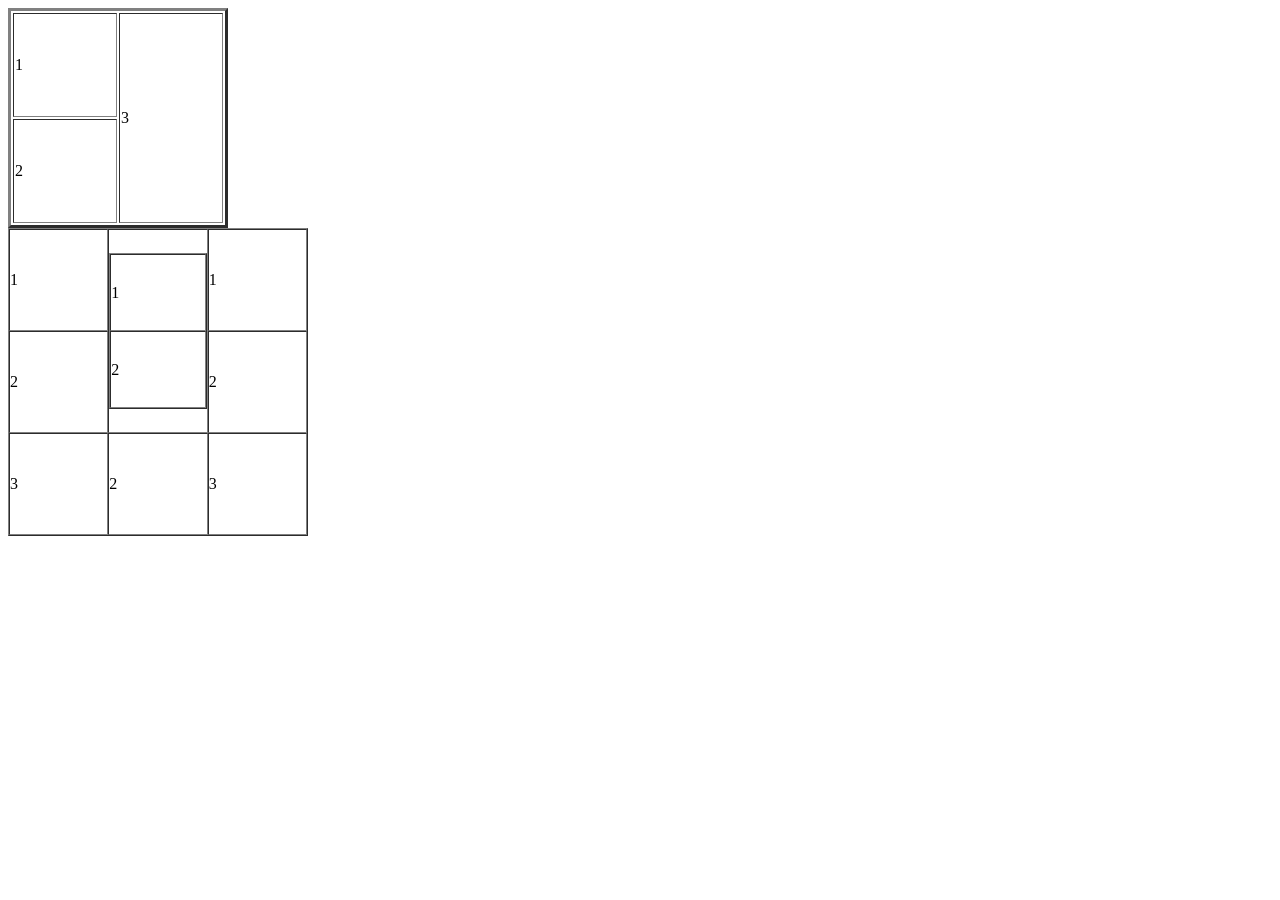
<file: day 3/index.html>
<!DOCTYPE html>
<html lang="en">
<head>
    <meta charset="UTF-8">
    <meta name="viewport" content="width=100%, initial-scale=1.0">
    <title>Document</title>
  
</head>
<body>
    <table border="3" padding="10"  >
        <tr>
            <td  width="100px" height="100px" text-align="center">1</td>
            <td  width="100px" height="100px" text-align="center" rowspan="2">3</td>
        </tr>
        <tr>
            <td  width="100px" height="100px" text-align="center">2</td>
         
        </tr>
      
       
    </table>
</body>
</html>
<!DOCTYPE html>
<html lang="en">
<head>
    <meta charset="UTF-8">
    <meta name="viewport" content="width=100%, initial-scale=1.0">
    <title>Document</title>
</head>
<body>
  <table border="1" cellpadding="0" cellspacing="0" width="300">
    <tr>
      <td width="100" height="100">1</td>
      <td width="100" rowspan="2">
        <table border="1" cellpadding="0" cellspacing="0" width="100%" height="100%">
          <tr><td height="75">1</td></tr>
          <tr><td height="75">2</td></tr>
        </table>
      </td>
      <td width="100" height="100">1</td>
    </tr>
    <tr>
      <td height="100">2</td>
      <td height="100">2</td>
    </tr>
    <tr>
      <td height="100">3</td>
      <td height="100">2</td>
      <td height="100">3</td>
    </tr>
  </table>
</body>
</html>
</file>
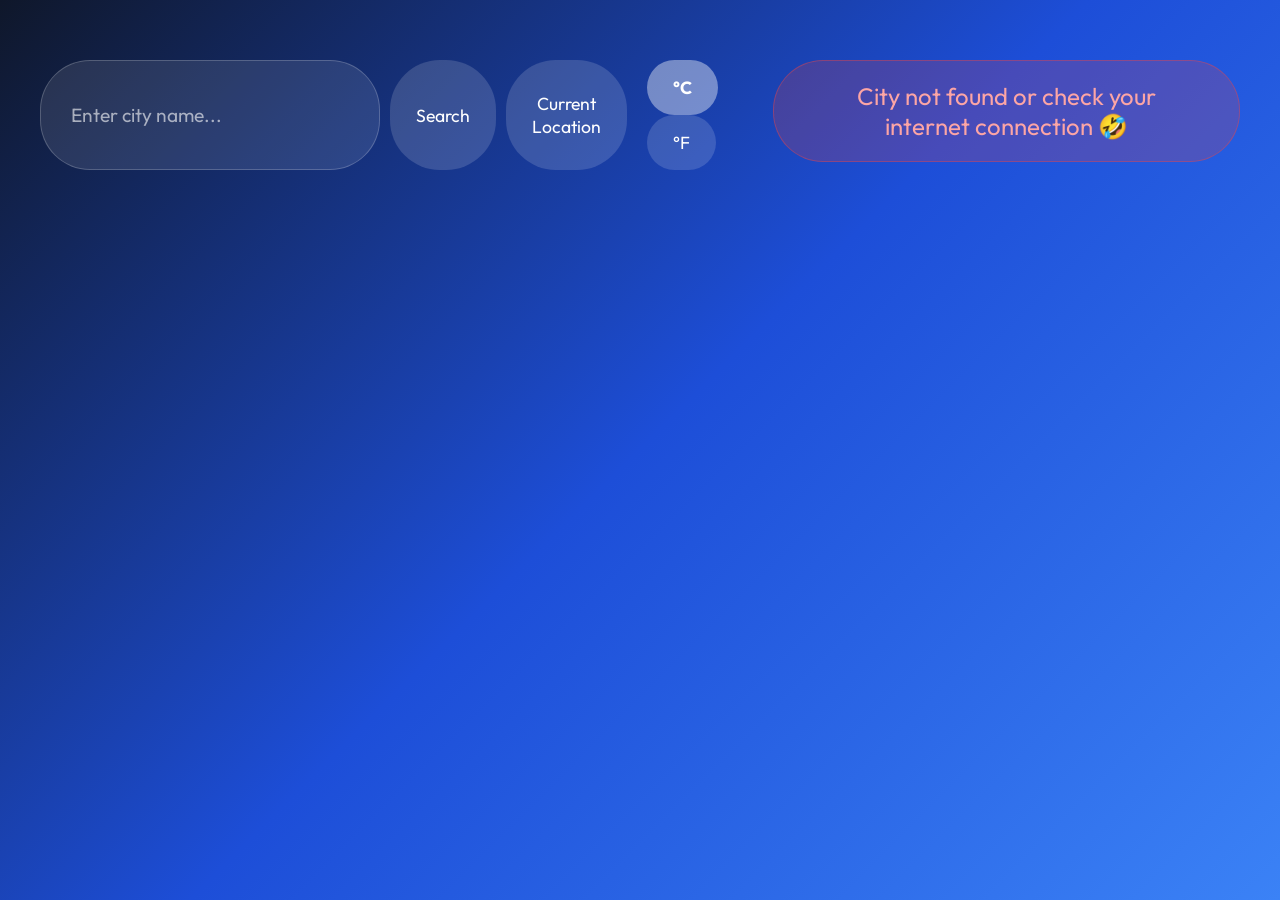
<file: week_2/Weatherapp/index.html>
<!DOCTYPE html>
<html lang="en">

<head>
    <meta charset="UTF-8">
    <meta name="viewport" content="width=device-width, initial-scale=1.0">
    <title>Atmosphere - Minimal Weather</title>
    <link rel="preconnect" href="https://fonts.googleapis.com">
    <link rel="preconnect" href="https://fonts.gstatic.com" crossorigin>
    <link href="https://fonts.googleapis.com/css2?family=Outfit:wght@300;400;500;600;700&display=swap" rel="stylesheet">
    <link rel="stylesheet" href="weathercss.css">
</head>

<body class="theme-default">
    <div class="app_container">
        <header class="header">
            <div class="searchbar">
                <input type="text" id="cityInput" class="searchbar" placeholder="Enter city name..." autocomplete="off">
                <button id="searchbtn" class="searchbtn">Search</button>
                <button id="geobtn" class="geobtn">Current Location</button>
            </div>
            <div class="unit-toggle">
                <button id="unitC" class="unitbtn active">°C</button>
                <button id="unitF" class="unitbtn">°F</button>


            </div>
            <div id="recentSearches" class="recent-searches hidden">
                <span>Recenets:</span>
                <span id="searches"></span>
            </div>
            <div class="search-status">
                <div id="errormsg" class="error hidden">
                    <span id="errortxt">City not found or check your internet connection 🤣</span>
                </div>


            </div>
            <div id="loadingMsg" class="loading hidden">
                <div class="spinner"></div>
                <span id="loadingTxt">Loading weather data...</span>
            </div>



        </header>
        <main id="weatherContent" class="weather-main hidden">
            <section class="current-weather">
                <div class="location-info">
                    <h1 id="locationName">
                        Lahore , PK
                    </h1>
                    <p id="weatherDate">
                        Friday, July 11, 2026 | 12:00 AM
                    </p>
                </div>
                <div class="temperature-display">
                    <span id="weatherEmoji">☀️</span>
                    <span id="temperature">25</span>
                    <span id="tempunitsymbol">°C</span>



                </div>
                <div class="weather-details">
                    <span>Feels Like <strong class="feelslikeval">15°C</strong></span>
                    <span>Humidity <strong id="humidityval">60%</strong></span>
                    <span>Wind <strong id="windspeedval">25km/h</strong></span>
                    <span>Pressure <strong id="pressureval">1013hPa</strong></span>
                    <span>Sunrise <strong id="sunrisetimeval">6:00 AM</strong></span>
                    <span>Sunset <strong id="sunsettimeval">6:00 PM</strong></span>

                </div>

            </section>
            <section class="forecast-section">
                <h3 class="forecast-title">
                    5 Day Forecast
                </h3>
                <div id="forecastlist" class="forecast-list">


                </div>
            </section>
        </main>
    </div>

    <script src="script.js"></script>
</body>

</html>
</file>
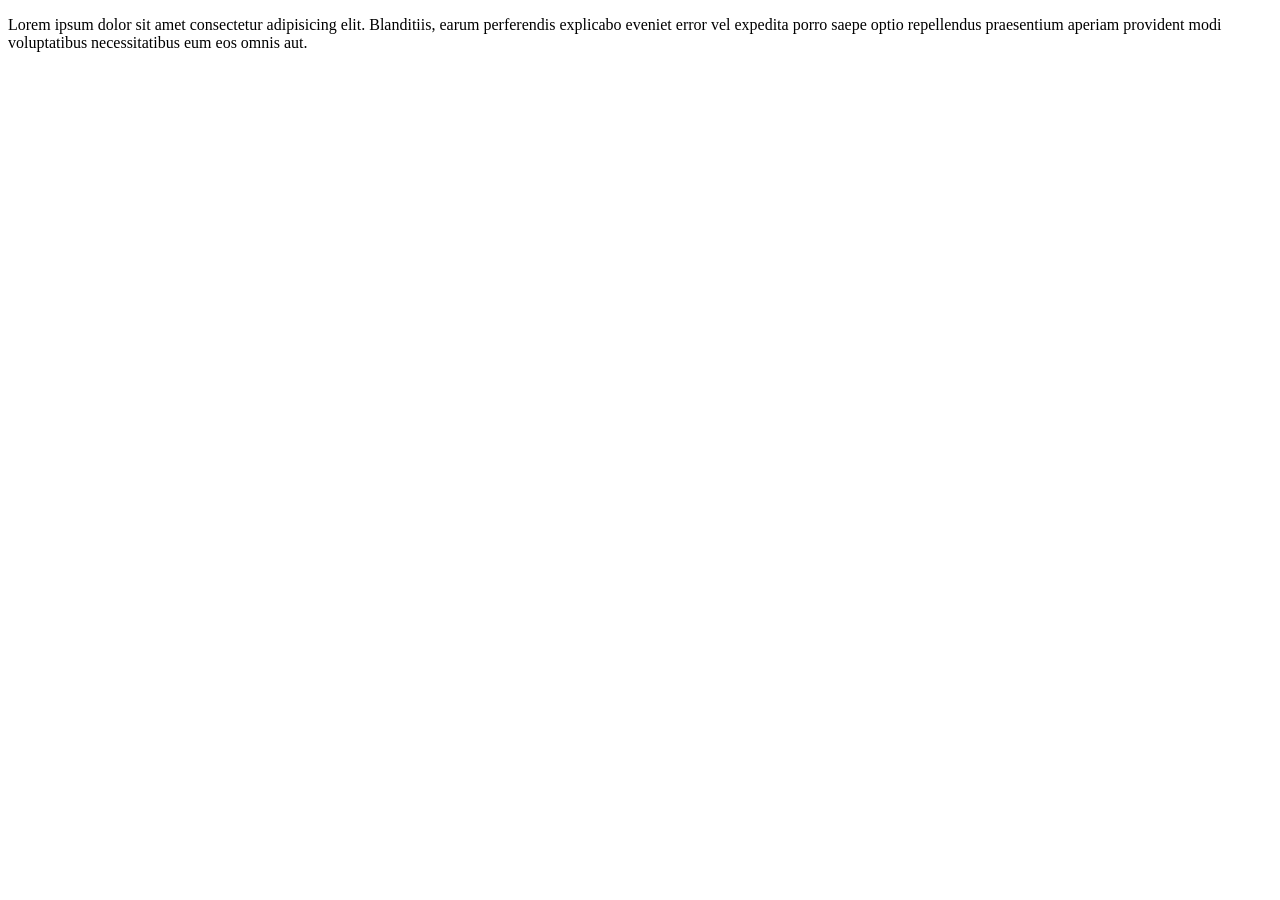
<file: week_3/day_2/index.html>
<!DOCTYPE html>
<html lang="en">

<head>
    <meta charset="UTF-8">
    <meta name="viewport" content="width=device-width, initial-scale=1.0">
    <title>Document</title>
</head>

<body>
    <p>Lorem ipsum dolor sit amet consectetur adipisicing elit. Blanditiis, earum perferendis explicabo eveniet error
        vel expedita porro saepe optio repellendus praesentium aperiam provident modi voluptatibus necessitatibus eum
        eos omnis aut.</p>


</body>
<script src="test.js"></script>

</html>
</file>
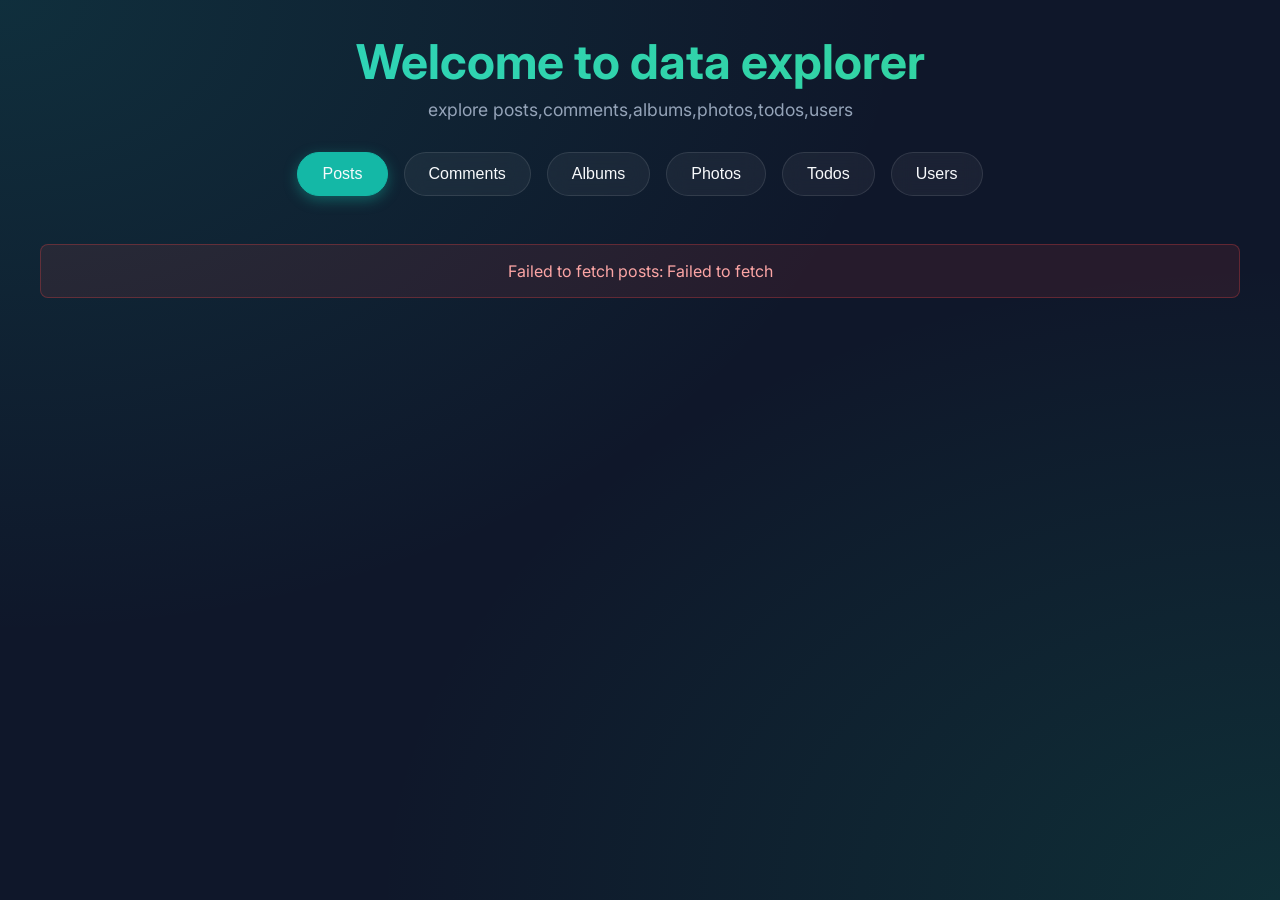
<file: week_3/jsonplaceholder/index.html>
<!DOCTYPE html>
<html lang="en">

<head>
    <meta charset="UTF-8">
    <meta name="viewport" content="width=device-width, initial-scale=1.0">
    <title>JSONPlaceholder Explorer</title>
    <link href="https://fonts.googleapis.com/css2?family=Inter:wght@300;400;500;600;700&display=swap" rel="stylesheet">
    <link rel="stylesheet" href="jsonplaceholder.css">
</head>

<body>
    <div class="app-container">
        <header>
            <h1>Welcome to data explorer </h1>
            <p>explore posts,comments,albums,photos,todos,users</p>
            <nav class="resource-nav">
                <button class="nav-btn active" data-resource="posts">Posts</button>
                <button class="nav-btn" data-resource="comments">Comments</button>
                <button class="nav-btn" data-resource="albums">Albums</button>
                <button class="nav-btn" data-resource="photos">Photos</button>
                <button class="nav-btn" data-resource="todos">Todos</button>
                <button class="nav-btn" data-resource="users">Users</button>
            </nav>
        </header>

        <main>
            <div id="loader" class="loader hidden"></div>
            <div id="error" class="error-msg hidden"></div>
            <div id="content-grid" class="grid-container">
            </div>
        </main>
    </div>
    <script src="jsonplaceholder.js"></script>
</body>

</html>
</file>
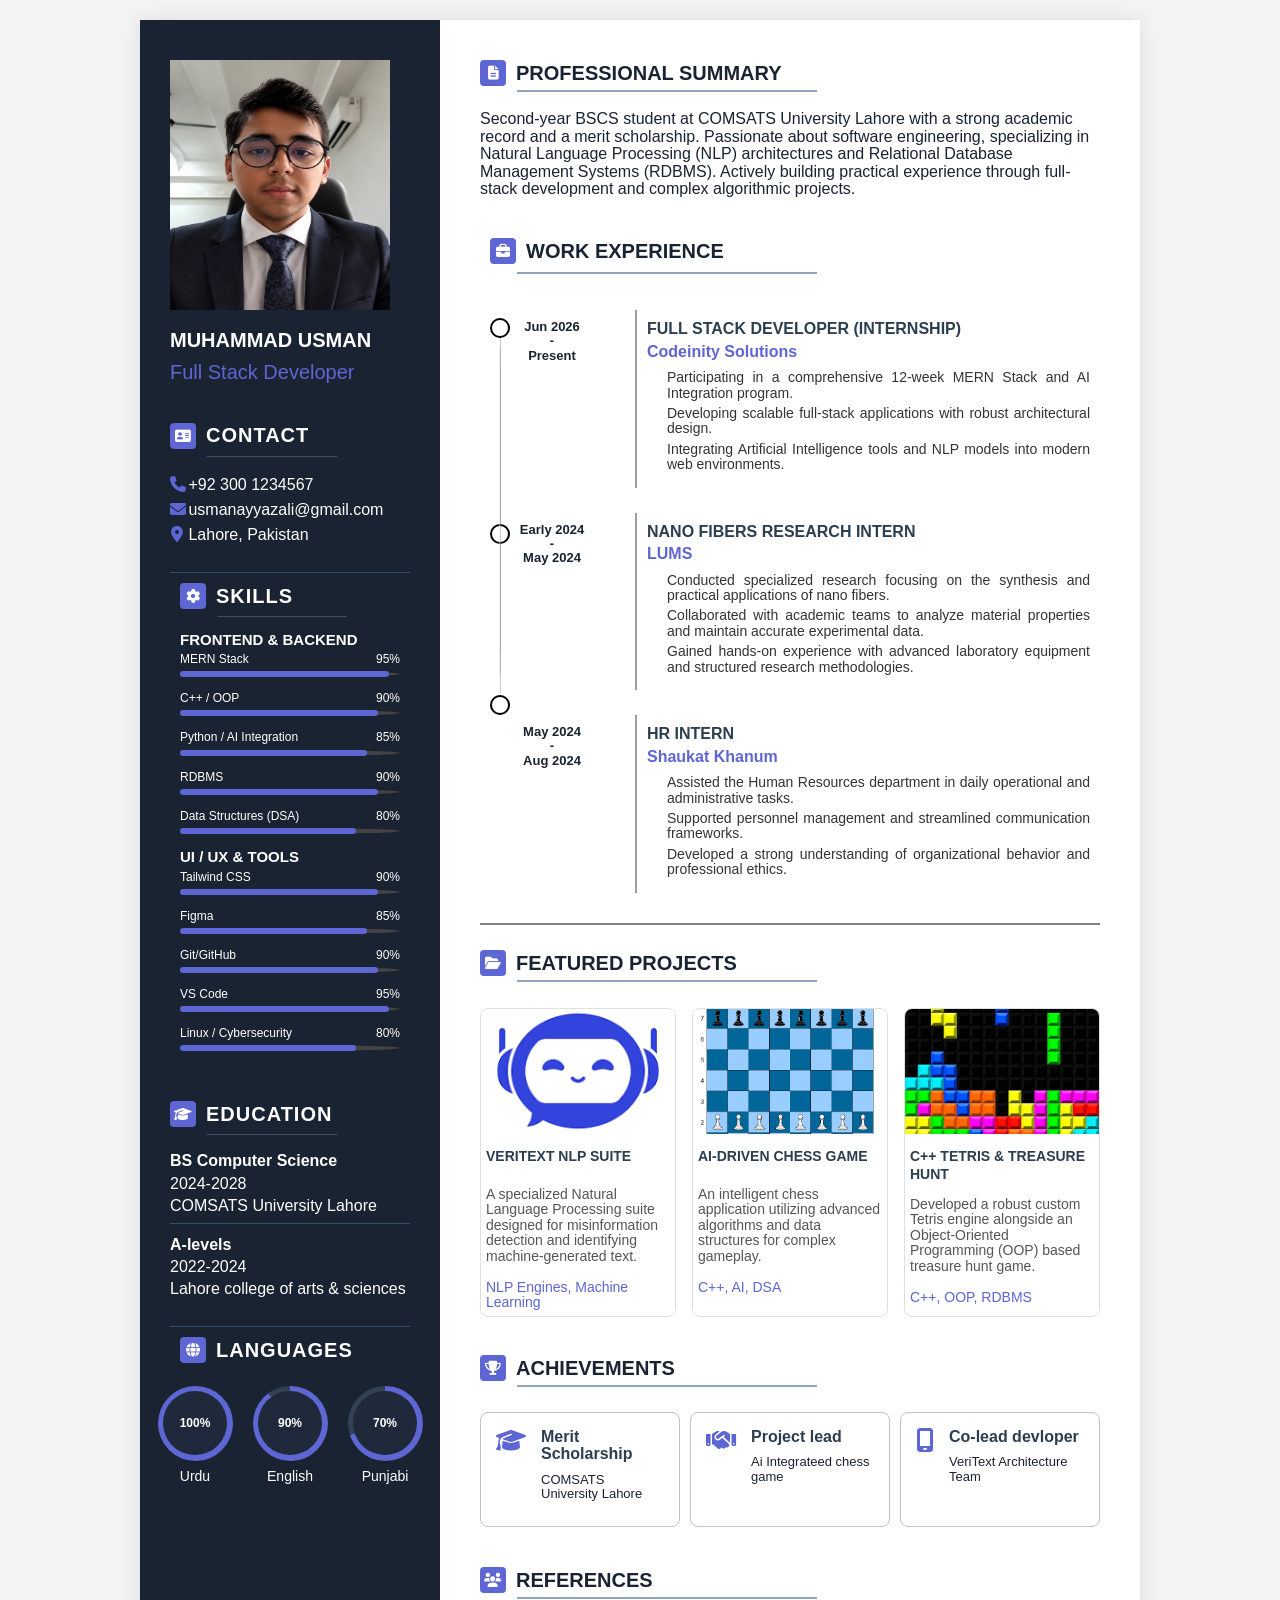
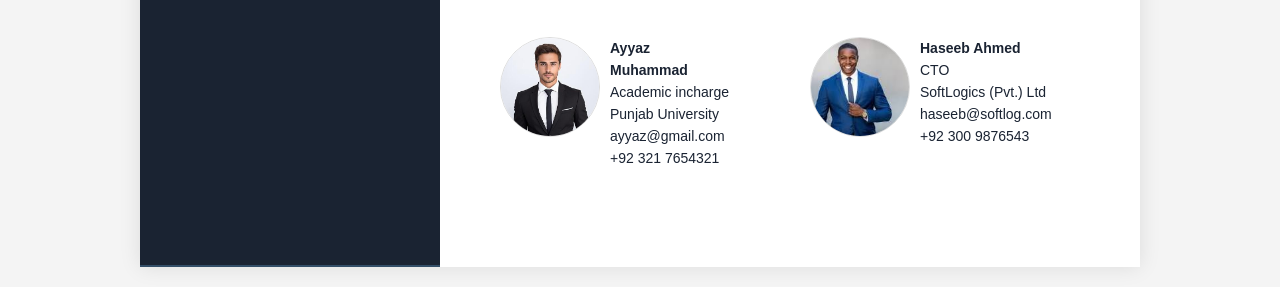
<file: day 3/cv.html>
<!DOCTYPE html>
<html lang="en">

<head>
    <meta charset="UTF-8">
    <meta name="viewport" content="width=device-width, initial-scale=1.0">
    <title>My Resume</title>
    <link rel="stylesheet" href="https://cdnjs.cloudflare.com/ajax/libs/font-awesome/6.5.1/css/all.min.css">
    <link rel="stylesheet" href="styles.css">
</head>

<body>

    <div class="resume-box">
        <aside class="left-sidebar">
            <div class="profile-header">
                <img src="p.png" alt="Muhammad Usman" width="220" height="250">
                <h1>Muhammad Usman</h1>
                <p>Full Stack Developer</p>
            </div>

            <section class="contact">
                <h2 class="icon-heading"><span class="icon-box"><i
                            class="fa-solid fa-address-card"></i></span><span>Contact</span></h2>
                <p><i class="fa-solid fa-phone contact-icon"></i> +92 300 1234567</p>
                <p><i class="fa-solid fa-envelope contact-icon"></i> usmanayyazali@gmail.com</p>
                <p><i class="fa-solid fa-location-dot contact-icon"></i> Lahore, Pakistan</p>

            </section>

            <section class="skills">
                <h2 class="icon-heading"><span class="icon-box"><i
                            class="fa-solid fa-gear"></i></span><span>SKILLS</span></h2>
                <h3>FRONTEND & BACKEND</h3>

                <div class="skill-item">
                    <div class="skill-info">
                        <span>MERN Stack</span>
                        <span>95%</span>
                    </div>
                    <div class="progress-bg">
                        <div class="progress-fill" style="width: 95%;">
                        </div>
                    </div>
                </div>

                <div class="skill-item">
                    <div class="skill-info">
                        <span>C++ / OOP</span>
                        <span>90%</span>
                    </div>
                    <div class="progress-bg">
                        <div class="progress-fill" style="width: 90%;"></div>
                    </div>
                </div>

                <div class="skill-item">
                    <div class="skill-info">
                        <span>Python / AI Integration</span>
                        <span>85%</span>
                    </div>
                    <div class="progress-bg">
                        <div class="progress-fill" style="width: 85%;">

                        </div>
                    </div>
                </div>

                <div class="skill-item">
                    <div class="skill-info">
                        <span>RDBMS</span>
                        <span>90%</span>
                    </div>
                    <div class="progress-bg">
                        <div class="progress-fill" style="width: 90%;">

                        </div>
                    </div>
                </div>
                <div class="skill-item">
                    <div class="skill-info"><span>Data Structures (DSA)</span><span>80%</span></div>
                    <div class="progress-bg">
                        <div class="progress-fill" style="width: 80%;"></div>
                    </div>
                </div>
                <h3> UI / UX & TOOLS</h3>
                <div class="skill-item">
                    <div class="skill-info"><span>Tailwind CSS</span><span>90%</span></div>
                    <div class="progress-bg">
                        <div class="progress-fill" style="width: 90%;"></div>
                    </div>
                </div>

                <div class="skill-item">
                    <div class="skill-info"><span>Figma</span><span>85%</span></div>
                    <div class="progress-bg">
                        <div class="progress-fill" style="width: 85%;"></div>
                    </div>
                </div>
                <div class="skill-item">
                    <div class="skill-info"><span>Git/GitHub</span><span>90%</span></div>
                    <div class="progress-bg">
                        <div class="progress-fill" style="width: 90%;"></div>
                    </div>
                </div>
                <div class="skill-item">
                    <div class="skill-info"><span>VS Code</span><span>95%</span></div>
                    <div class="progress-bg">
                        <div class="progress-fill" style="width: 95%;"></div>
                    </div>
                </div>
                <div class="skill-item">
                    <div class="skill-info"><span>Linux / Cybersecurity</span><span>80%</span></div>
                    <div class="progress-bg">
                        <div class="progress-fill" style="width: 80%;"></div>
                    </div>
                </div>
            </section>

            <section class="education">
                <h2 class="icon-heading"><span class="icon-box"><i
                            class="fa-solid fa-graduation-cap"></i></span><span>Education</span></h2>
                <div class="edu1">
                    <p><strong>BS Computer Science</strong><br>
                        2024-2028<br>
                        COMSATS University Lahore</p>
                </div>
                <div class="edu2">
                    <p><strong>A-levels</strong><br>
                        2022-2024<br>
                        Lahore college of arts & sciences</p>
                </div>
            </section>
            <section class="languages">
                <h2 class="icon-heading"><span class="icon-box"><i
                            class="fa-solid fa-globe"></i></span><span>Languages</span></h2>
                <div class="lang-container">
                    <div class="lang-item">
                        <div class="circle" style="--percent: 100%; --color: rgb(93, 102, 210);">
                            <span>100%</span>
                        </div>
                        <p>Urdu</p>
                    </div>

                    <div class="lang-item">
                        <div class="circle" style="--percent: 90%; --color: rgb(93, 102, 210);">
                            <span>90%</span>
                        </div>
                        <p>English</p>
                    </div>

                    <div class="lang-item">
                        <div class="circle" style="--percent: 70%; --color: rgb(93, 102, 210);">
                            <span>70%</span>
                        </div>
                        <p>Punjabi</p>
                    </div>
                </div>
            </section>
        </aside>

        <main class="right-content">

            <section class="summary">
                <h1 class="icon-heading"><span class="icon-box"><i
                            class="fa-solid fa-file-lines"></i></span><span>Professional Summary</span></h1>
                <p>Second-year BSCS student at COMSATS University Lahore with a strong academic record and a merit
                    scholarship. Passionate about software engineering, specializing in Natural Language Processing
                    (NLP) architectures and Relational Database Management Systems (RDBMS). Actively building practical
                    experience through full-stack development and complex algorithmic projects.</p>
            </section>
            <section class="work-experience">
                <h1 class="icon-heading"><span class="icon-box"><i class="fa-solid fa-briefcase"></i></span><span> Work
                        Experience</span></h1>
                <hr>
                <div class="tim-circle" style="--percent: 0; --color: white ;">
                </div>
                <hr>
                <div class="tim-circle2" style="--percent: 0; --color: white ;">
                </div>
                <hr>
                <div class="tim-circle3" style="--percent: 0; --color: white ;">
                </div>

                <div class="job">
                    <h3>FULL STACK DEVELOPER (INTERNSHIP)</h3>
                    <div class="job-date">
                        <span>Jun 2026</span>
                        <br>-<br>
                        <span>Present</span>
                    </div>
                    <p><strong>Codeinity Solutions</strong></p>
                    <ul>
                        <li>Participating in a comprehensive 12-week MERN Stack and AI Integration program.</li>
                        <li>Developing scalable full-stack applications with robust architectural design.</li>
                        <li>Integrating Artificial Intelligence tools and NLP models into modern web environments.</li>
                    </ul>
                </div>

                <div class="job">
                    <h3>NANO FIBERS RESEARCH INTERN</h3>
                    <div class="job-date">
                        <span>Early 2024</span>
                        <br>-<br>
                        <span>May 2024</span>
                    </div>

                    <p><strong>LUMS</strong></p>
                    <ul>
                        <li>Conducted specialized research focusing on the synthesis and practical applications of nano
                            fibers.</li>
                        <li>Collaborated with academic teams to analyze material properties and maintain accurate
                            experimental data.</li>
                        <li>Gained hands-on experience with advanced laboratory equipment and structured research
                            methodologies.</li>
                    </ul>
                </div>

                <div class="job">

                    <h3>HR INTERN</h3>
                    <div class="job-date">
                        <span>May 2024</span>
                        <br>-<br>
                        <span>Aug 2024</span>
                    </div>
                    <p><strong>Shaukat Khanum</strong></p>
                    <ul>
                        <li>Assisted the Human Resources department in daily operational and administrative tasks.</li>
                        <li>Supported personnel management and streamlined communication frameworks.</li>
                        <li>Developed a strong understanding of organizational behavior and professional ethics.</li>
                    </ul>
                </div>
            </section>

            <section class="featured-projects">
                <h1 class="icon-heading"><span class="icon-box"><i
                            class="fa-solid fa-folder-open"></i></span><span>Featured Projects</span></h1>
                <div class="projects-container">
                    <div class="project">

                        <img src="c.png" alt="VeriText NLP Suite" width="175" height="115">
                        <h3>VERITEXT NLP SUITE</h3>
                        <p>A specialized Natural Language Processing suite designed for misinformation detection and
                            identifying machine-generated text.</p>
                        <br>
                        <div class="projP">
                            <p>NLP Engines, Machine Learning</p>
                        </div>
                    </div>
                    <div class="project">
                        <img src="ch.png" alt="AI Chess Game" width="175" height="115">
                        <h3>AI-DRIVEN CHESS GAME</h3>
                        <p>An intelligent chess application utilizing advanced algorithms and data structures for
                            complex gameplay.</p>
                        <br>
                        <div class="projP">
                            <p>C++, AI, DSA</p>
                        </div>
                    </div>
                    <div class="project">
                        <img src="t.jpg" alt="C++ Game Engines" width="175" height="115">
                        <h3>C++ TETRIS & TREASURE HUNT</h3>
                        <p>Developed a robust custom Tetris engine alongside an Object-Oriented Programming (OOP) based
                            treasure hunt game.</p>
                        <br>
                        <div class="projP">
                            <p>C++, OOP, RDBMS</p>
                        </div>
                    </div>
                </div>
            </section>

            <section class="AAChivements">
                <h1 class="icon-heading"><span class="icon-box"><i
                            class="fa-solid fa-trophy"></i></span><span>Achievements</span></h1>
                <div class="AAchivements">
                    <div class="Achivements">
                        <div class="ach-content">
                            <span class="trophy"><i class="fa-solid fa-graduation-cap"></i></span>
                            <div class="ach-text">
                                <h3>Merit Scholarship</h3>
                                <p>COMSATS University Lahore</p>
                            </div>
                        </div>
                    </div>
                    <div class="Achivements">
                        <div class="ach-content">
                            <span class="trophy"><i class="fa-solid fa-handshake"></i></span>
                            <div class="ach-text">
                                <h3>Project lead</h3>
                                <p>Ai Integrateed chess game</p>
                            </div>
                        </div>
                    </div>
                    <div class="Achivements">
                        <div class="ach-content">
                            <span class="trophy"><i class="fa-solid fa-mobile-screen"></i></span>
                            <div class="ach-text">
                                <h3>Co-lead devloper</h3>
                                <p>VeriText Architecture Team</p>
                            </div>
                        </div>
                    </div>
                </div>
            </section>
            <section class="references">

                <h1 class="icon-heading"><span class="icon-box"><i
                            class="fa-solid fa-users"></i></span><span>References</span></h1>

                <div class="references-container">

                    <div class="reference">

                        <img src="p2.jpg" alt="reference" width="175" height="115">

                        <p><strong>Ayyaz Muhammad</strong> Academic incharge<br> Punjab
                            University<br>ayyaz@gmail.com<br>+92 321 7654321</p>

                    </div>

                    <div class="reference">

                        <img src="p3.jpg" alt="reference" width="175" height="115">

                        <p><strong>Haseeb Ahmed</strong> CTO<br> SoftLogics (Pvt.) Ltd<br>haseeb@softlog.com<br>+92 300
                            9876543</p>

                    </div>



                </div>

            </section>

        </main>

    </div>

</body>

</html>
</file>
<file: week_2/Weatherapp/weathercss.css>
@import url('https://fonts.googleapis.com/css2?family=Outfit:wght@300;400;500;600;700&display=swap');

* {
    margin: 0;
    padding: 0;
    box-sizing: border-box;
    font-family: 'Outfit', sans-serif;
}

body {
    background: linear-gradient(135deg, #0f172a, #1d4ed8, #3b82f6);
    background-attachment: fixed;
    color: white;
    min-height: 100vh;
    display: flex;
    justify-content: center;

}

.app_container {
    width: 95%;
    max-width: 1200px;
    margin-top: 60px;
}

header {
    display: flex;
    justify-content: space-between;
    gap: 20px;
    margin-bottom: 60px;
}


div.searchbar {
    display: flex;
    gap: 10px;
    flex: 1;

}

input.searchbar {
    flex: 1;
    background: rgba(255, 255, 255, 0.1);
    border: 1px solid rgba(255, 255, 255, 0.2);
    color: white;
    padding: 15px 30px;
    border-radius: 50px;
    /* Smooth rounded corners */
    font-size: 1.2rem;
    outline: none;
    transition: 0.3s;
}

input.searchbar::placeholder {
    color: rgba(255, 255, 255, 0.6);
}

input.searchbar:focus {
    background: rgba(255, 255, 255, 0.2);
}


.searchbtn,
.geobtn,
.unitbtn {
    background: rgba(255, 255, 255, 0.15);
    border: 1px solid transparent;
    color: white;
    padding: 15px 25px;
    border-radius: 50px;
    font-size: 1.1rem;
    cursor: pointer;
    transition: 0.3s;
}


.searchbtn:hover,
.geobtn:hover,
.unitbtn:hover {
    background: white;
    color: black;
}


.unitbtn.active {
    background: rgba(255, 255, 255, 0.4);
    font-weight: bold;
}

/* --- 3. Main Weather Display --- */
.weather-main {
    display: grid;
    grid-template-columns: 1.5fr 1fr;
    /* Split into two columns for wide screens */
    gap: 60px;
}

.current-weather {
    display: flex;
    flex-direction: column;
    gap: 20px;
}

.location-info h1 {
    font-size: 8rem;
    /* Massive City Name */
    font-weight: 700;
    line-height: 1;
    letter-spacing: -2px;
    /* Pulls the letters tighter for a sleek look */
}

.location-info p {
    /* Date */
    font-size: 2rem;
    font-weight: 400;
    color: rgba(255, 255, 255, 0.7);
    margin-top: 15px;
    padding: 10px;
}

.temperature-display {
    /* Temperture Display */
    display: flex;
    align-items: center;
    gap: 30px;
    margin-top: 20px;
}

#weatherEmoji {
    font-size: 9rem;
    animation: float 3s ease-in-out infinite;
}

#temperature {
    font-size: 11rem;
    font-weight: 700;
    line-height: 1;
    letter-spacing: -5px;
}

#tempunitsymbol {
    font-size: 7rem;
    font-weight: 300;
    opacity: 0.8;
}

/* Weather Details (Humidity, Wind, Sunrise, etc) */
.weather-details {
    margin-top: 40px;
    padding-top: 30px;
    border-top: 1px solid rgba(255, 255, 255, 0.2);

    display: flex;
    flex-wrap: wrap;
    gap: 20px 40px;
    font-size: 1.5rem;
    color: rgba(255, 255, 255, 0.8);
}

.weather-details strong {
    font-size: 1.5rem;
    margin-left: 5px;
    color: white;
}

/* Floating animation for the Emoji */
@keyframes float {
    0% {
        transform: translateY(0px);
    }

    50% {
        transform: translateY(-10px);
    }

    100% {
        transform: translateY(0px);
    }
}

/* --- 4. 5-Day Forecast --- */
.forecast-section {
    display: flex;
    flex-direction: column;
}

.forecast-title {
    font-size: 2rem;
    font-weight: 600;
    text-transform: uppercase;
    letter-spacing: 2px;
    color: rgba(255, 255, 255, 0.6);
    border-bottom: 1px solid rgba(255, 255, 255, 0.2);
    padding-bottom: 20px;
    margin-bottom: 20px;
}

/* We will tell JavaScript to add this class to each daily row */
.forecast-item {
    display: grid;
    grid-template-columns: 120px 80px 1fr auto;
    align-items: center;
    padding: 25px 0;
    border-bottom: 1px solid rgba(255, 255, 255, 0.1);
    font-size: 1.5rem;
    transition: 0.3s;
}

.forecast-item:hover {
    padding-left: 15px;
    background: rgba(255, 255, 255, 0.05);
}

.forecast-min {
    color: rgba(255, 255, 255, 0.5);
    margin-left: 15px;
}

/* --- 5. Utilities & Status Messages --- */
.hidden {
    display: none !important;
}

.error {
    background: rgba(239, 68, 68, 0.2);
    border: 1px solid rgba(239, 68, 68, 0.4);
    color: #fca5a5;
    padding: 20px 40px;
    border-radius: 50px;
    font-size: 1.5rem;
    text-align: center;
    margin: 0 auto;
    width: fit-content;
}

.loading {
    display: flex;
    flex-direction: column;
    align-items: center;
    gap: 20px;
    font-size: 1.5rem;
    color: rgba(255, 255, 255, 0.7);
    margin: 50px 0;
}

/* The loading circle */
.spinner {
    width: 60px;
    height: 60px;
    border: 5px solid rgba(255, 255, 255, 0.1);
    border-top-color: white;
    border-radius: 50%;
    animation: spin 1s linear infinite;
}

@keyframes spin {
    to {
        transform: rotate(360deg);
    }
}

/* --- 6. Mobile Responsiveness --- */
@media (max-width: 1000px) {
    .weather-main {
        grid-template-columns: 1fr;
        /* Stacks Current Weather on top of Forecast */
        gap: 80px;
    }

    .header {
        flex-direction: column;
    }

    .location-info h1 {
        font-size: 5rem;
    }

    #temperature {
        font-size: 8rem;
    }

    .forecast-item {
        grid-template-columns: 80px 60px 1fr auto;
        font-size: 1.2rem;
    }
}
</file>
<file: week_3/jsonplaceholder/jsonplaceholder.css>
:root {
    --bg-color: #0f172a;
    --text-color: #f8fafc;
    --card-bg: rgba(30, 41, 59, 0.7);
    --card-border: rgba(255, 255, 255, 0.1);
    --primary-color: #14b8a6;
    --primary-hover: #0d9488;
    --accent-color: #10b981;
    --text-muted: #94a3b8;
}

* {
    margin: 0;
    padding: 0;
    box-sizing: border-box;
}

body {
    font-family: 'Inter', sans-serif;
    background: var(--bg-color);
    background-image:
        radial-gradient(at 0% 0%, rgba(20, 184, 166, 0.15) 0px, transparent 50%),
        radial-gradient(at 100% 100%, rgba(16, 185, 129, 0.15) 0px, transparent 50%);
    background-attachment: fixed;
    color: var(--text-color);
    min-height: 100vh;
    padding: 2rem;
}

.app-container {
    max-width: 1200px;
    margin: 0 auto;
}

header {
    text-align: center;
    margin-bottom: 3rem;
    animation: fadeInDown 0.8s ease-out;
}

h1 {
    font-size: 3rem;
    font-weight: 700;
    margin-bottom: 0.5rem;
    background: linear-gradient(to right, #2dd4bf, #34d399);
    -webkit-background-clip: text;
    -webkit-text-fill-color: transparent;
}

header p {
    color: var(--text-muted);
    font-size: 1.1rem;
    margin-bottom: 2rem;
}

.resource-nav {
    display: flex;
    justify-content: center;
    flex-wrap: wrap;
    gap: 1rem;
}

.nav-btn {
    background: rgba(255, 255, 255, 0.05);
    border: 1px solid var(--card-border);
    color: var(--text-color);
    padding: 0.75rem 1.5rem;
    border-radius: 9999px;
    font-size: 1rem;
    font-weight: 500;
    cursor: pointer;
    transition: all 0.3s ease;
    backdrop-filter: blur(10px);
}

.nav-btn:hover {
    background: rgba(255, 255, 255, 0.1);
    transform: translateY(-2px);
}

.nav-btn.active {
    background: var(--primary-color);
    border-color: var(--primary-color);
    box-shadow: 0 4px 14px rgba(20, 184, 166, 0.4);
}

.grid-container {
    display: grid;
    grid-template-columns: repeat(auto-fill, minmax(300px, 1fr));
    gap: 1.5rem;
    animation: fadeIn 0.5s ease-out;
}

.card {
    background: var(--card-bg);
    border: 1px solid var(--card-border);
    border-radius: 16px;
    padding: 1.5rem;
    backdrop-filter: blur(10px);
    transition: transform 0.3s ease, box-shadow 0.3s ease;
    display: flex;
    flex-direction: column;
}

.card:hover {
    transform: translateY(-5px);
    box-shadow: 0 10px 25px rgba(0, 0, 0, 0.5);
    border-color: rgba(255, 255, 255, 0.2);
}

.card h3 {
    font-size: 1.25rem;
    margin-bottom: 0.75rem;
    color: var(--text-color);
    display: -webkit-box;
    -webkit-line-clamp: 2;
    -webkit-box-orient: vertical;
    overflow: hidden;
    text-transform: capitalize;
}

.card p {
    color: var(--text-muted);
    font-size: 0.95rem;
    line-height: 1.5;
    flex-grow: 1;
}

.card .meta {
    margin-top: 1rem;
    padding-top: 1rem;
    border-top: 1px solid rgba(255, 255, 255, 0.05);
    font-size: 0.85rem;
    color: #64748b;
    display: flex;
    justify-content: space-between;
    align-items: center;
}

.card .badge {
    background: rgba(20, 184, 166, 0.2);
    color: #5eead4;
    padding: 0.25rem 0.75rem;
    border-radius: 9999px;
    font-size: 0.75rem;
    font-weight: 600;
}

.loader-container {
    display: flex;
    justify-content: center;
    width: 100%;
}

.loader {
    width: 48px;
    height: 48px;
    border: 5px solid rgba(255, 255, 255, 0.1);
    border-bottom-color: var(--primary-color);
    border-radius: 50%;
    display: inline-block;
    box-sizing: border-box;
    animation: rotation 1s linear infinite;
    margin: 3rem auto;
}

.hidden {
    display: none !important;
}

.error-msg {
    background: rgba(239, 68, 68, 0.1);
    border: 1px solid rgba(239, 68, 68, 0.3);
    color: #fca5a5;
    padding: 1rem;
    border-radius: 8px;
    text-align: center;
    margin-bottom: 2rem;
}


.photo-card {
    padding: 0;
    overflow: hidden;
}

.photo-card img {
    width: 100%;
    height: 200px;
    object-fit: cover;
    border-bottom: 1px solid var(--card-border);
}

.photo-card .photo-info {
    padding: 1.5rem;
    flex-grow: 1;
    display: flex;
    flex-direction: column;
}

.user-card .avatar {
    width: 60px;
    height: 60px;
    background: linear-gradient(135deg, #14b8a6, #10b981);
    border-radius: 50%;
    display: flex;
    align-items: center;
    justify-content: center;
    font-size: 1.5rem;
    font-weight: bold;
    margin-bottom: 1rem;
}

@keyframes rotation {
    0% {
        transform: rotate(0deg);
    }

    100% {
        transform: rotate(360deg);
    }
}

@keyframes fadeInDown {
    from {
        opacity: 0;
        transform: translateY(-20px);
    }

    to {
        opacity: 1;
        transform: translateY(0);
    }
}

@keyframes fadeIn {
    from {
        opacity: 0;
    }

    to {
        opacity: 1;
    }
}
</file>
<file: day 3/styles.css>
* {
    margin: 0;
    padding: 0;
    box-sizing: border-box;
}

html,
body {
    overflow-x: hidden;
    /* Prevents horizontal scroll */
    width: 100%;
    margin: 0;
}

body {
    font-family: Arial, sans-serif;
}

.resume-box {
    display: flex;
    max-width: 1000px;
    margin: 20px auto;
    background-color: #ffffff;
    box-shadow: 0 0 20px rgba(0, 0, 0, 0.1);
}

.left-sidebar {
    width: 300px;
    background-color: #1a2332;
    color: white;
    padding: 40px 30px;
}

.left-sidebar p,
.left-sidebar h2,
.left-sidebar ul {
    margin: 0;
    padding: 0;
}

.left-sidebar section {
    margin-bottom: 25px;
}

.left-sidebar h2 {
    margin-bottom: 15px;
    padding-bottom: 8px;
    letter-spacing: 1px;
    font-size: 20px;
}

h2 {
    font-size: 18px;
    text-transform: uppercase;
    margin-bottom: 10px;
    padding-bottom: 5px;
    letter-spacing: 1px;
}

.left-sidebar ul {
    list-style: none;
    margin-top: 10px;
}

.left-sidebar li {
    margin-bottom: 8px;
}

section {
    margin-bottom: 30px;
}

.left-sidebar h1 {
    border-bottom: #1a2332;

}

.profile-header {
    text-align: left;
    margin-bottom: 40px;
}

.profile-header h1 {
    color: white;
    font-size: px;
    margin-top: 15px;
    margin-bottom: 5px;
}

.profile-header p {
    font-size: 14px;
    color: rgb(93, 102, 210);
}

.contact,
.education {
    line-height: 25px;
}

.left-sidebar .education p {
    margin-bottom: 5px;
    line-height: 1.4;
}

.skills {
    color: white;
    padding: 10px;
    border-top: 2px solid #ffffff;
}

.skill-item {
    margin-bottom: 15px;
}

.skill-info {
    display: flex;
    justify-content: space-between;
    font-style: normal;
    font-size: 12px;
    margin-bottom: 5px;
}

.languages {
    color: white;
    padding: 10px;
    border-top: 2px solid #ffffff;
}

.progress-bg {
    background-color: #444;
    height: 6px;
    border-radius: 50%;
    width: 100%;
}

.progress-fill {
    background-color: rgb(93, 102, 210);
    height: 100%;
    border-radius: 3px;

}

.right-content {
    flex: 1;
    padding: 40px;
    background-color: #ffffff;
}

h1 {
    font-size: 20px;
    color: #1a2332;

    padding-bottom: 5px;
    margin-bottom: 15px;
    text-transform: uppercase;
}

h3 {
    font-size: 16px;
    color: #2c3e50;
    margin-bottom: 5px;
}

.right-content h1,
h2 {
    margin-bottom: 18px;
}

section {
    margin-bottom: 30px;
}

.work-experience {
    padding: -5px;
}

.job,
.project {
    margin-bottom: 25px;
    margin-left: 20%;

}

ul {
    margin-top: 10px;
    padding-left: 20px;
}

li {
    margin-bottom: 5px;
    font-size: 14px;
}

.achievements p,
.references p {
    margin-bottom: 8px;
    font-size: 14px;
}

p {
    color: rgb(93, 102, 210);
}

.featured-projects {
    border-top: 2px solid grey;
    margin-top: 30px;
    padding-top: 25px;

}

.work-experience {
    margin-bottom: 15px;
}

.projects-container {
    display: flex;
    gap: 20px;
}


.project {
    margin: 8px;
    padding: 0;
    border: 2px solid rgb(200, 191, 191);
    width: 33%;
    border-radius: 6px;
    overflow: hidden;
}

.project img {
    width: 100%;
    height: 140px;
    object-fit: cover;
    display: block;
    margin: 0;
}

.project h3 {
    padding: 10px 12px 0 12px;
}

.project p {
    padding: 0 12px;
}

.project .projP {
    padding: 0 12px 12px 12px;
}

.project .projP p {
    padding: 0;
}

.project br {
    display: none;
}

.achievements-container {
    display: flex;
    gap: 20px;
}

.achievement {
    margin: 8px;
    padding: 5px;
    border: 2px solid rgb(200, 191, 191);
    width: 33%;
    border-radius: 6px;
}

.references-container {
    display: flex;
    gap: 40px;

}

.reference {
    display: flex;
    flex-direction: row;
    align-items: left;
    text-align: left;
    max-width: 250px;
    margin: 10px;
    padding: 10px;
    gap: 10px;
    line-height: 22px;

}

.reference img {
    width: 100px;
    height: 100px;
    border-radius: 50%;
    object-fit: cover;
    margin-bottom: 15px;
    border: 1px solid#ddd;
}

.lang-container {
    display: flex;
    gap: 20px;
    justify-content: center;
}

.lang-item {
    text-align: center;
}

.circle {
    width: 75px;
    height: 75px;
    border-radius: 50%;
    display: flex;
    align-items: center;
    justify-content: center;
    position: relative;
    background: conic-gradient(var(--color) var(--percent), #334155 0);
}

.circle::before {
    content: "";
    position: absolute;
    width: 85%;
    height: 85%;
    background: #1e293b;
    border-radius: 50%;
}

.circle span {
    position: relative;
    font-size: 12px;
    font-weight: bold;
    color: white;
}

.lang-item p {
    margin-top: 8px;
    color: white;
    font-size: 14px;
}

.tim-circle {
    width: 20px;
    height: 20px;
    border-radius: 50%;
    border: 2px solid black;
    display: flex;
    align-items: center;
    justify-content: center;
    position: relative;
    background: conic-gradient(var(--color) var(--percent), #ffffff 0);
    transform: translate(10px, 68px);
}

.tim-circle2 {
    width: 20px;
    height: 20px;
    border-radius: 50%;
    border: 2px solid black;
    display: flex;
    align-items: center;
    justify-content: center;
    position: relative;
    background: conic-gradient(var(--color) var(--percent), #ffffff 0);
    transform: translate(10px, 254px);
}

.tim-circle3 {
    width: 20px;
    height: 20px;
    border-radius: 50%;
    border: 2px solid black;
    display: flex;
    align-items: center;
    justify-content: center;
    position: relative;
    background: conic-gradient(var(--color) var(--percent), #ffffff 0);
    transform: translate(10px, 405px);
}

.job-date {
    position: absolute;
    left: -140px;
    top: 10px;
    font-size: 13px;
    font-weight: bold;
    color: #1a2332;
    text-align: right;
    width: 110px;
}

.job {
    margin-left: 25%;
    border-left: 2px solid rgb(164, 157, 157);
    padding: 10px;
    text-align: justify;
    position: relative;
    margin-top: 0px;
}

.work-experience hr {
    transform: translate(-335px, 210px) rotate(90deg) scale(.5, .5);
    width: 650px;
    color: black;
    height: 0px;
    margin: 30px;
    position: absolute;

}

.left-sidebar p {
    color: white;
}

.right-content p {
    color: #1a2332;
}

.job strong {
    color: rgb(93, 102, 210);
}

u {
    text-decoration-color: grey;
    text-underline-offset: 10px;
}

.profile-header p {
    color: rgb(93, 102, 210);
}

.edu1 {
    border-bottom: 2px solid #334e68;
    margin-bottom: 10px;
}

.left-sidebar {
    border-bottom: 2px solid #334e68;
}

.work-experience h1 {
    padding: 10px;
}

.work-experience h1 {
    margin-bottom: -24px;
}

.skills,
.languages {
    border-top: 1px solid #334e68;
}

.edu1 {
    border-bottom: 1px solid #334e68;
}

body {
    font-family: 'Poppins', sans-serif;
    line-height: 1.1;
    color: #333;
    background-color: #f4f4f4;
}

.projP p {
    color: rgb(93, 102, 210);
}

.job-date {
    text-align: center;
}

.AAChivements h1 {
    margin-bottom: 25px;
}

.Achivements:hover {
    box-shadow: 0 6px 12px rgba(0, 0, 0, 0.1);
}

.AAchivements {
    display: flex;
    gap: 10px;
    flex-wrap: wrap;
}

.Achivements {
    flex: 1;
    width: 190px;
    height: 115px;
    padding: 10px;
    border: 1px solid #e0e0e0;
    border-radius: 8px;
    background-color: #ffffff;

}

.ach-content {
    display: flex-start;
    align-items: center;
    gap: 10px;
}

.trophy {
    position: static;
    font-size: 24px;
    flex-shrink: 0;
}

.Achivements {
    padding: 15px;
    border: 1px solid rgb(200, 191, 191);
    border-radius: 8px;
    background-color: #ffffff;
    margin-bottom: 10px;
}


.ach-text h3 {
    margin: 0;
    font-size: 16px;
}

.ach-text p {
    margin: 0;
    font-size: 13px;
}

.right-content h1 {
    color: #1a2332;
}

.left-sidebar h3 {

    font-size: 15px;
    color: white;
}

.ach-content {
    display: flex;
    align-items: flex-start;
    gap: 15px;
}


.trophy {
    font-size: 24px;
    flex-shrink: 0;
}

.ach-text {
    flex: 1;
}

.AAChivements h1 {
    margin-bottom: 25px;
}

.ach-text h3 {
    margin: 0 0 10px 0;
    font-size: 16px;
}

.profile-header p {

    font-size: 20px;

}

.project .projP {
    padding: 0 12px 12px 12px;
    margin-top: 10px;
}

ul {
    margin-top: 10px;
    padding-left: 20px;
    list-style: none;
}

.projects-container {
    display: flex;
    gap: 16px;
}

.project {
    flex: 1;
    margin: 8px 0;
    padding: 0;
    border: 2px solid rgb(200, 191, 191);
    border-radius: 6px;
    overflow: hidden;
    text-align: start;
}

.project h3 {
    padding: 10px 12px 0 12px;
    min-height: 2.6em;
    line-height: 1.3;
}

.project {
    flex: 1;
    margin: 8px 0;
    padding: 0px;
    border: 1px solid #e0e0e0;
    border-radius: 8px;
    background-color: #ffffff;
}

.project img {
    width: 100%;
    height: 125px;
    object-fit: cover;
    display: block;
    margin-bottom: 8px;
}

.project h3 {
    padding: 5px;
    ;
    margin-bottom: 4px;
    font-size: 14px;
    line-height: 1.3;
}

.project p {
    padding: 5px;
    ;
    font-size: 14px;
    color: #555;
}

.project .projP {
    padding: 5px;
    ;
    margin-top: 6px;
}

.project .projP p {
    padding: 5;
    color: rgb(93, 102, 210);
    font-size: 14px;
}


.icon-box {
    display: inline-flex;
    align-items: center;
    justify-content: center;
    width: 26px;
    height: 26px;
    min-width: 26px;
    flex-shrink: 0;
    border-radius: 4px;
    background-color: rgb(93, 102, 210);
    font-size: 14px;
    color: #ffffff;
}


.contact-icon {
    width: 14px;
    text-align: center;
    color: rgb(93, 102, 210);
}

.trophy i {
    color: rgb(93, 102, 210);
}

.icon-heading {
    display: flex;
    align-items: center;
    gap: 10px;
    position: relative;
    padding-bottom: 6px;
}

.icon-heading::after {
    content: "";
    position: absolute;
    left: 37px;
    bottom: 0;
    height: 1px;
}

.left-sidebar .icon-heading::after {
    width: 130px;
    background-color: rgba(255, 255, 255, 0.2);
}


.right-content .icon-heading::after {
    width: 300px;
    height: 2px;
    background-color: #94a3b8;
}

.languages .icon-heading::after {
    display: none;
}
</file>
